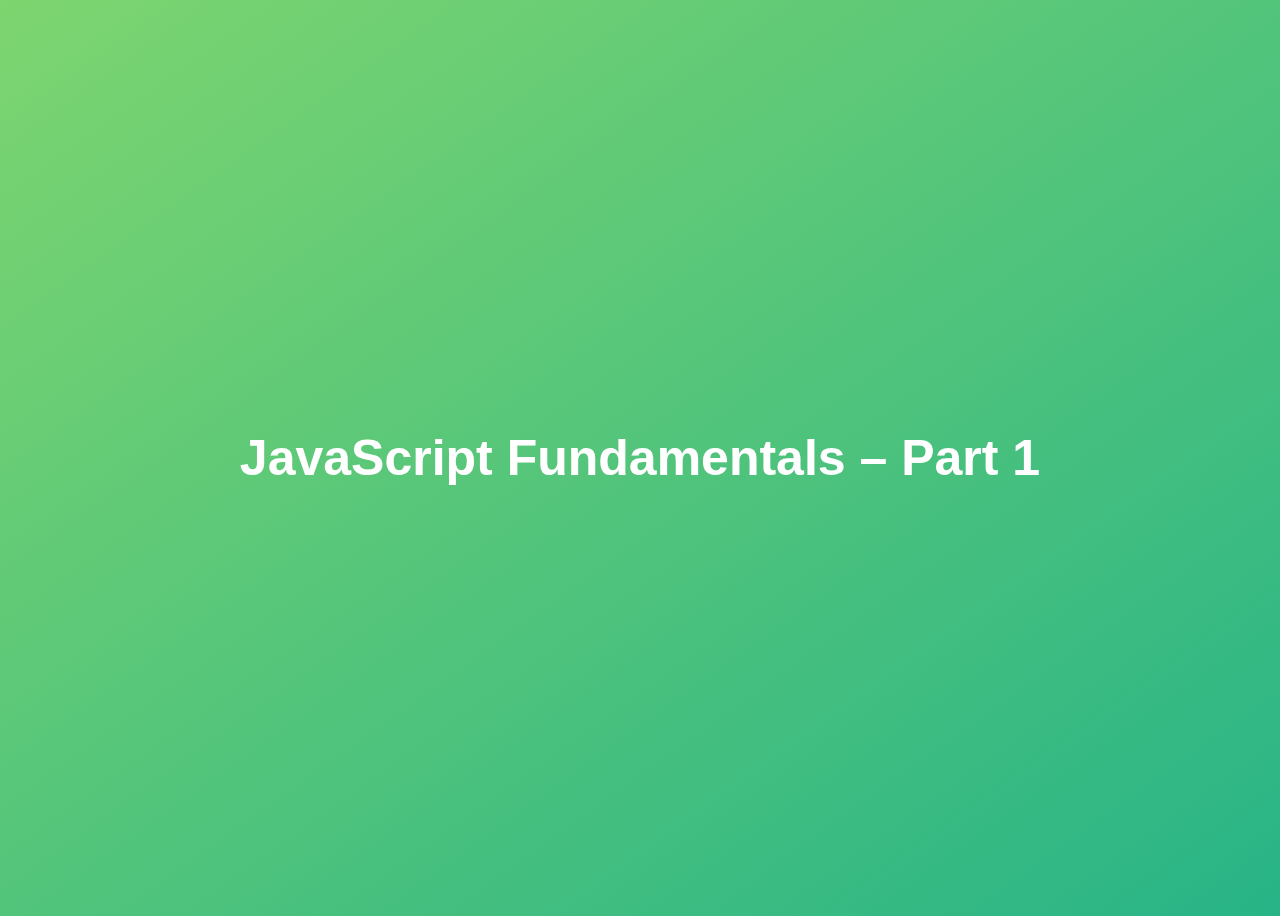
<file: 01-Fundamentals-Part-1/final/index.html>
<!DOCTYPE html>
<html lang="en">
  <head>
    <meta charset="UTF-8" />
    <meta name="viewport" content="width=device-width, initial-scale=1.0" />
    <meta http-equiv="X-UA-Compatible" content="ie=edge" />
    <title>JavaScript Fundamentals – Part 1</title>
    <style>
      body {
        height: 100vh;
        display: flex;
        align-items: center;
        background: linear-gradient(to top left, #28b487, #7dd56f);
      }
      h1 {
        font-family: sans-serif;
        font-size: 50px;
        line-height: 1.3;
        width: 100%;
        padding: 30px;
        text-align: center;
        color: white;
      }
    </style>
  </head>
  <body>
    <h1>JavaScript Fundamentals – Part 1</h1>

    <script src="script.js"></script>
  </body>
</html>
</file>
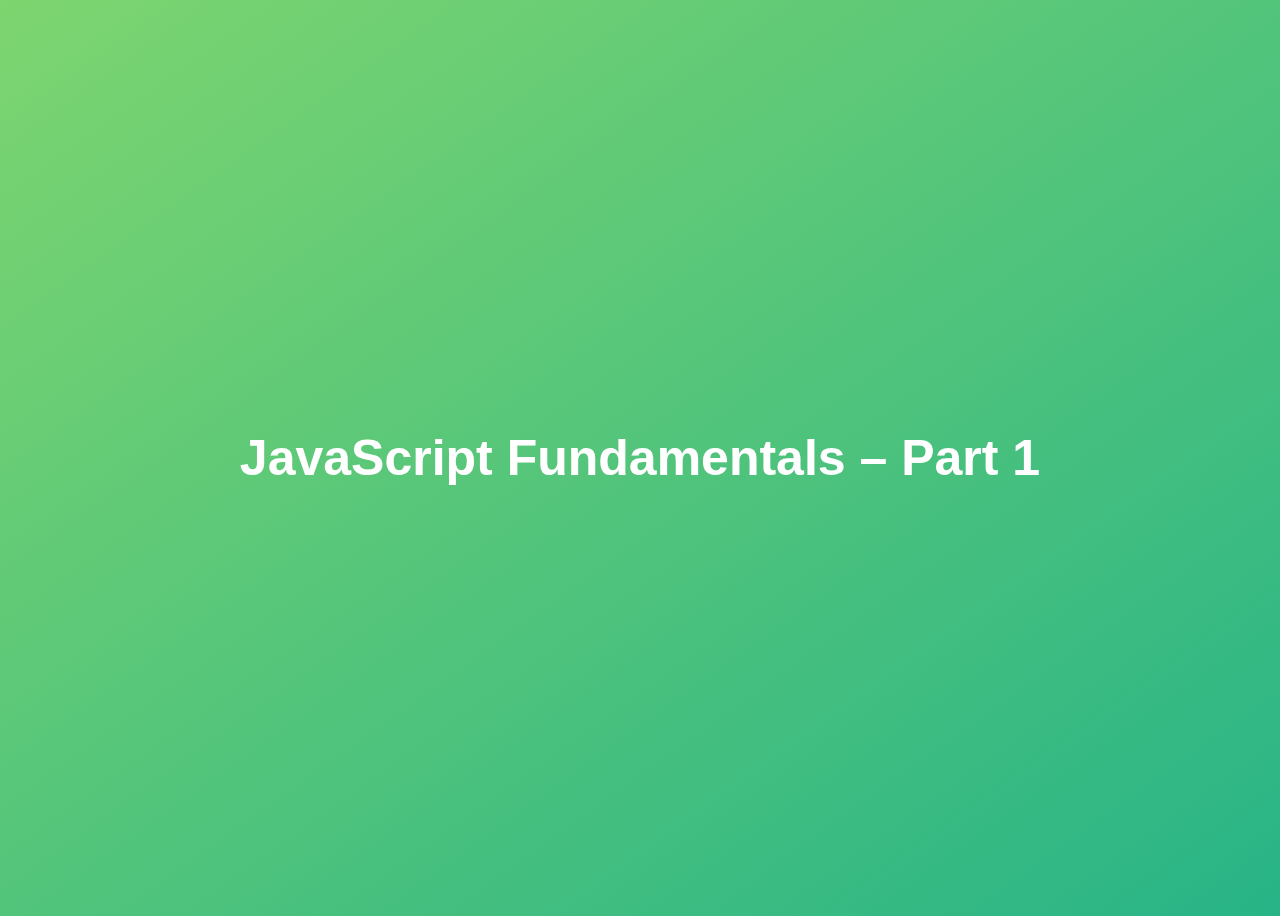
<file: 01-Fundamentals-Part-1/starter/index.html>
<!DOCTYPE html>
<html lang="en">
  <head>
    <meta charset="UTF-8" />
    <meta name="viewport" content="width=device-width, initial-scale=1.0" />
    <meta http-equiv="X-UA-Compatible" content="ie=edge" />
    <title>JavaScript Fundamentals – Part 1</title>
    <style>
      body {
        height: 100vh;
        display: flex;
        align-items: center;
        background: linear-gradient(to top left, #28b487, #7dd56f);
      }
      h1 {
        font-family: sans-serif;
        font-size: 50px;
        line-height: 1.3;
        width: 100%;
        padding: 30px;
        text-align: center;
        color: white;
      }
    </style>
  </head>
  <body>
    <h1>JavaScript Fundamentals – Part 1</h1>
  </body>
  <script src="script.js"></script>
</html>
</file>
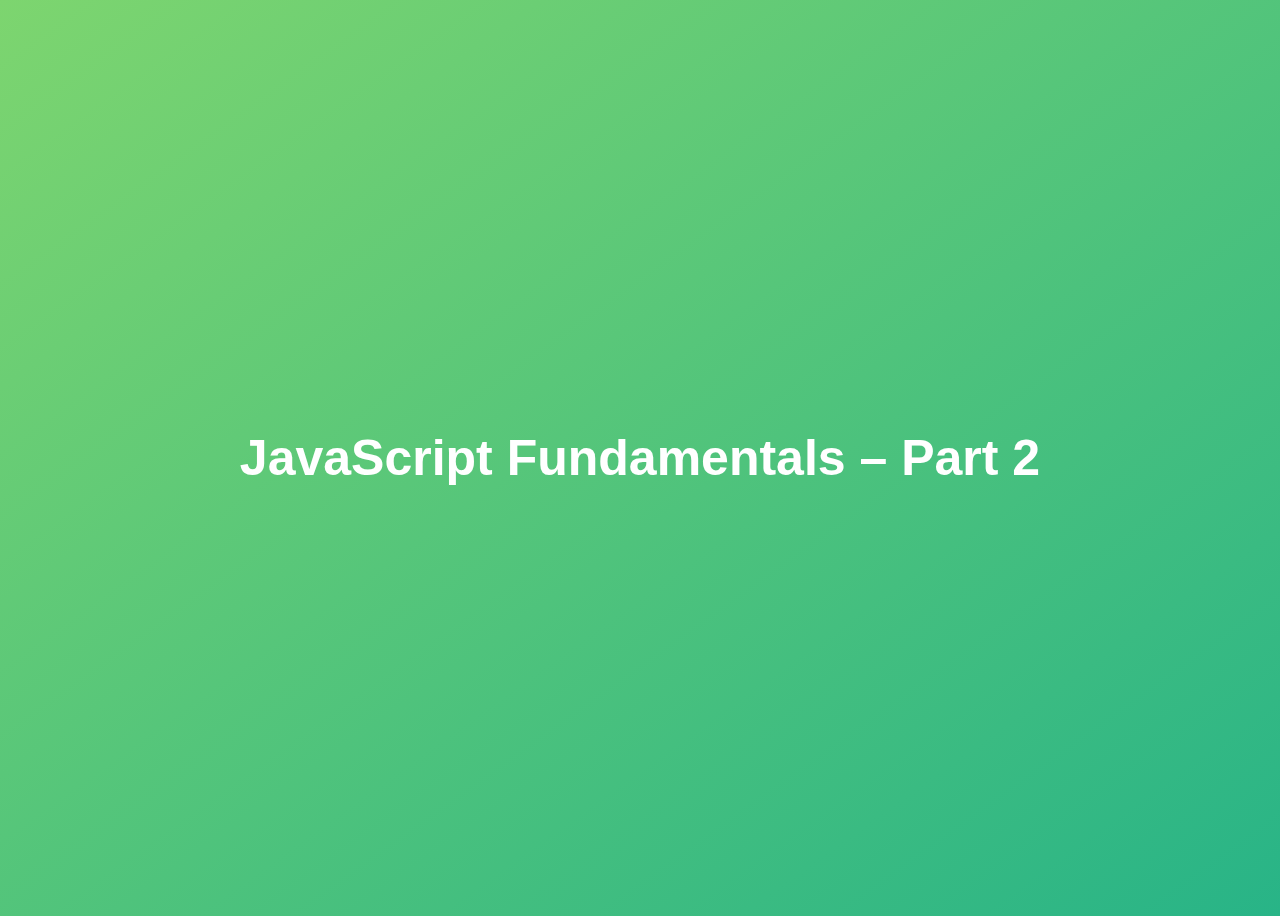
<file: 02-Fundamentals-Part-2/final/index.html>
<!DOCTYPE html>
<html lang="en">
  <head>
    <meta charset="UTF-8" />
    <meta name="viewport" content="width=device-width, initial-scale=1.0" />
    <meta http-equiv="X-UA-Compatible" content="ie=edge" />
    <title>JavaScript Fundamentals – Part 2</title>
    <style>
      body {
        height: 100vh;
        display: flex;
        align-items: center;
        background: linear-gradient(to top left, #28b487, #7dd56f);
      }
      h1 {
        font-family: sans-serif;
        font-size: 50px;
        line-height: 1.3;
        width: 100%;
        padding: 30px;
        text-align: center;
        color: white;
      }
    </style>
  </head>
  <body>
    <h1>JavaScript Fundamentals – Part 2</h1>
    <script src="script.js"></script>
  </body>
</html>
</file>
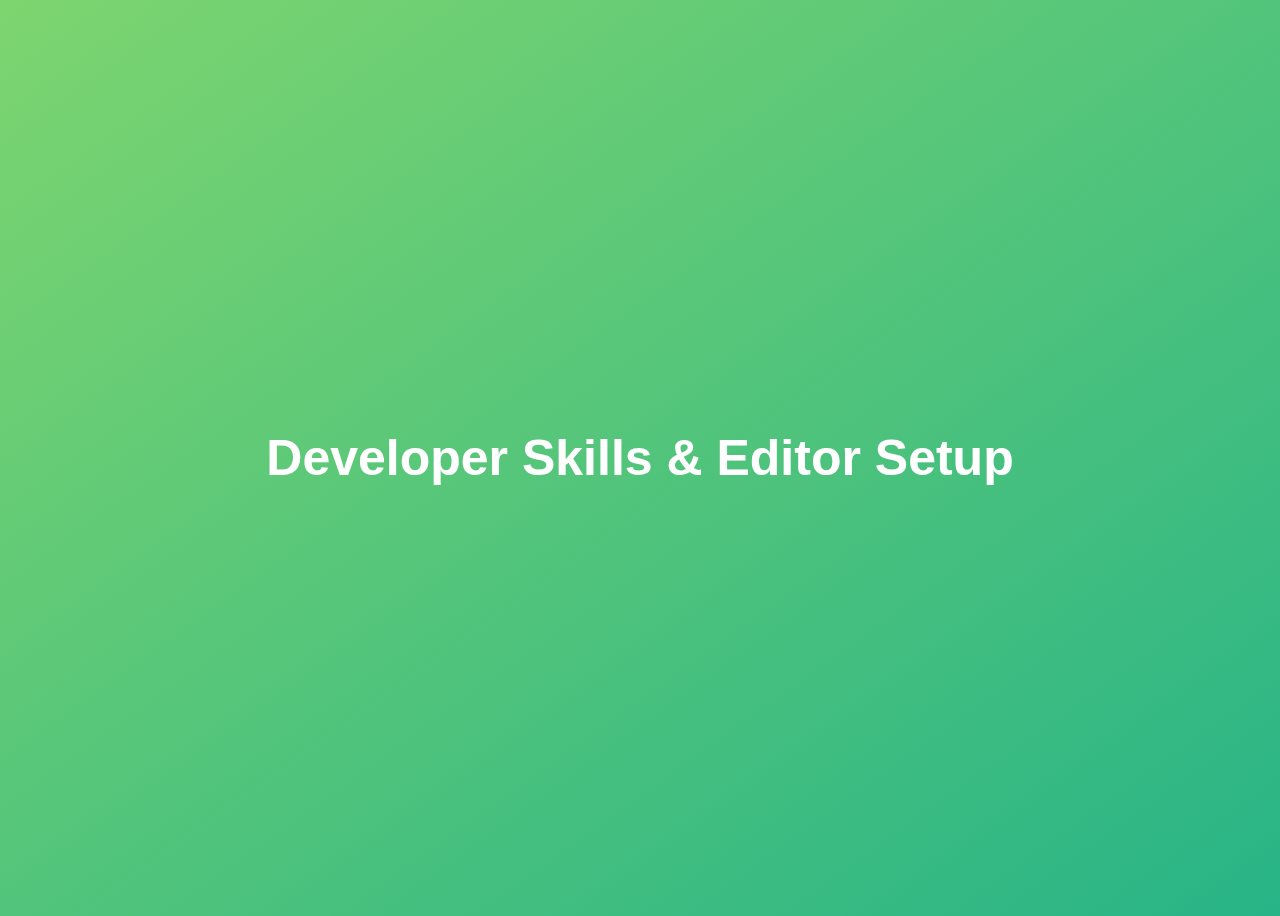
<file: 03-Developer-Skills/final/index.html>
<!DOCTYPE html>
<html lang="en">
  <head>
    <meta charset="UTF-8" />
    <meta name="viewport" content="width=device-width, initial-scale=1.0" />
    <meta http-equiv="X-UA-Compatible" content="ie=edge" />
    <title>Developer Skills & Editor Setup</title>
    <style>
      body {
        height: 100vh;
        display: flex;
        align-items: center;
        background: linear-gradient(to top left, #28b487, #7dd56f);
      }
      h1 {
        font-family: sans-serif;
        font-size: 50px;
        line-height: 1.3;
        width: 100%;
        padding: 30px;
        text-align: center;
        color: white;
      }
    </style>
  </head>
  <body>
    <h1>Developer Skills & Editor Setup</h1>
    <script src="script.js"></script>
  </body>
</html>
</file>
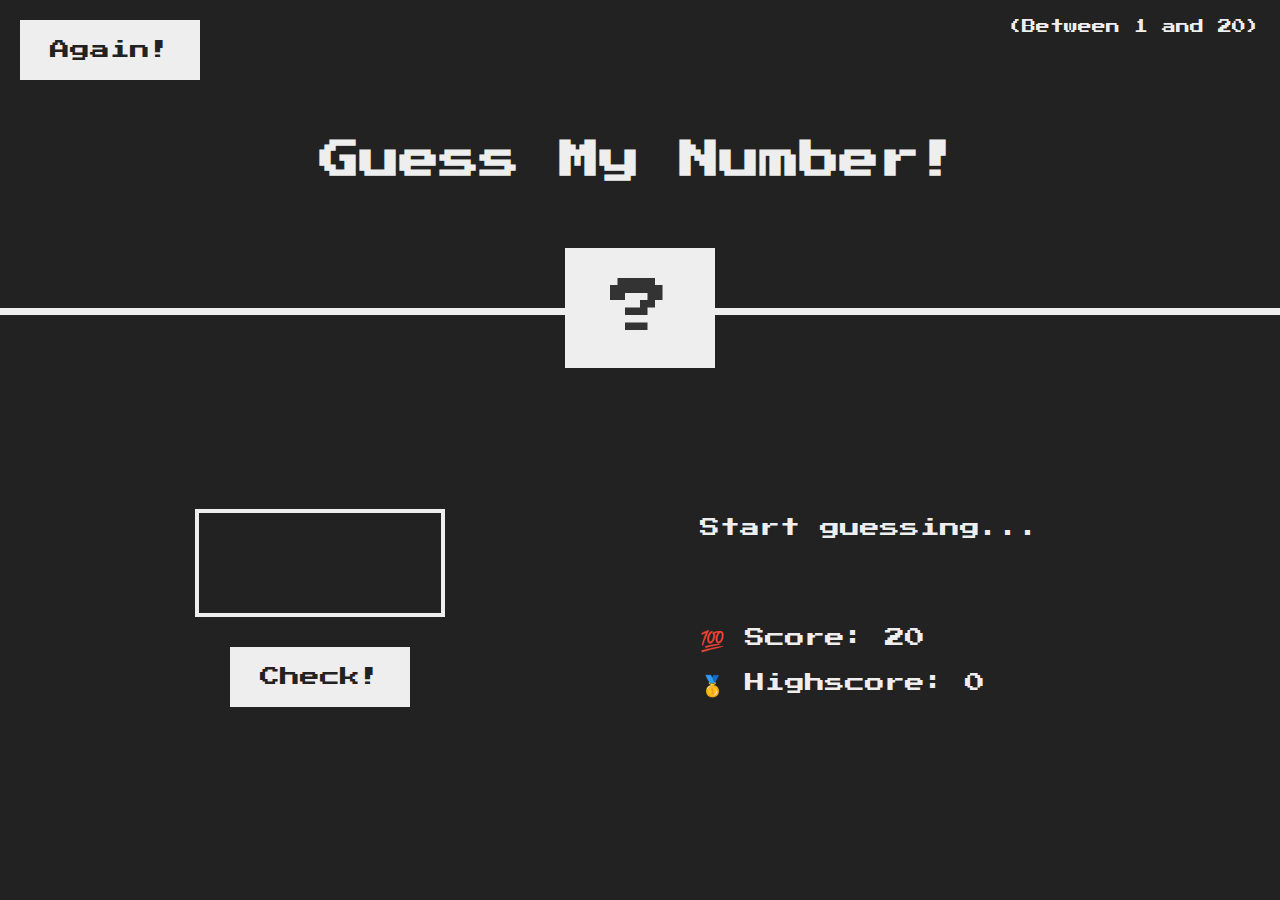
<file: 05-Guess-My-Number/final/index.html>
<!DOCTYPE html>
<html lang="en">
  <head>
    <meta charset="UTF-8" />
    <meta name="viewport" content="width=device-width, initial-scale=1.0" />
    <meta http-equiv="X-UA-Compatible" content="ie=edge" />
    <link rel="stylesheet" href="style.css" />
    <title>Guess My Number!</title>
  </head>
  <body>
    <header>
      <h1>Guess My Number!</h1>
      <p class="between">(Between 1 and 20)</p>
      <button class="btn again">Again!</button>
      <div class="number">?</div>
    </header>
    <main>
      <section class="left">
        <input type="number" class="guess" />
        <button class="btn check">Check!</button>
      </section>
      <section class="right">
        <p class="message">Start guessing...</p>
        <p class="label-score">💯 Score: <span class="score">20</span></p>
        <p class="label-highscore">
          🥇 Highscore: <span class="highscore">0</span>
        </p>
      </section>
    </main>
    <script src="script.js"></script>
  </body>
</html>
</file>
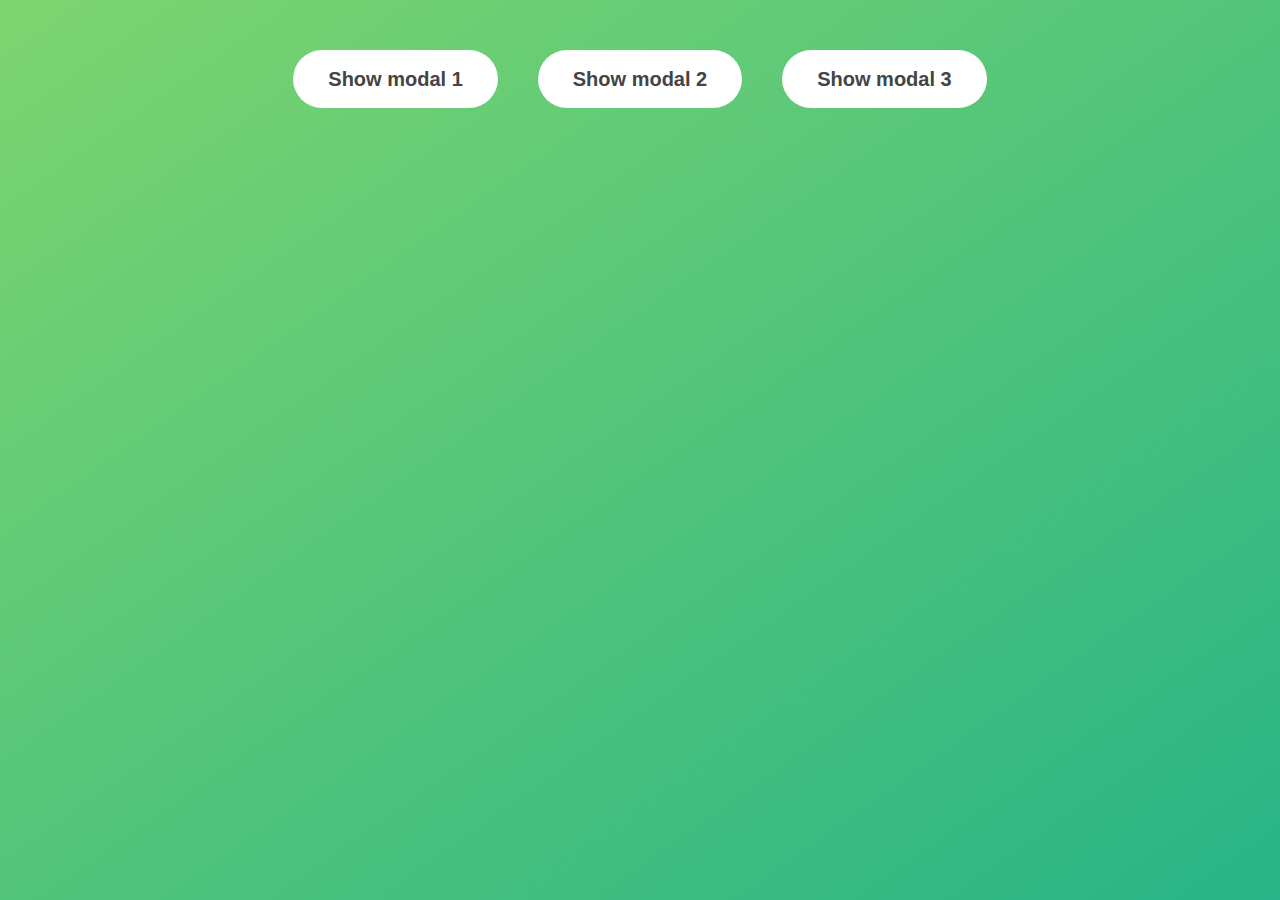
<file: 06-Modal/final/index.html>
<!DOCTYPE html>
<html lang="en">
  <head>
    <meta charset="UTF-8" />
    <meta name="viewport" content="width=device-width, initial-scale=1.0" />
    <meta http-equiv="X-UA-Compatible" content="ie=edge" />
    <link rel="stylesheet" href="style.css" />
    <title>Modal window</title>
  </head>
  <body>
    <button class="show-modal">Show modal 1</button>
    <button class="show-modal">Show modal 2</button>
    <button class="show-modal">Show modal 3</button>

    <div class="modal hidden">
      <button class="close-modal">&times;</button>
      <h1>I'm a modal window 😍</h1>
      <p>
        Lorem ipsum dolor sit amet, consectetur adipisicing elit, sed do eiusmod
        tempor incididunt ut labore et dolore magna aliqua. Ut enim ad minim
        veniam, quis nostrud exercitation ullamco laboris nisi ut aliquip ex ea
        commodo consequat. Duis aute irure dolor in reprehenderit in voluptate
        velit esse cillum dolore eu fugiat nulla pariatur. Excepteur sint
        occaecat cupidatat non proident, sunt in culpa qui officia deserunt
        mollit anim id est laborum.
      </p>
    </div>
    <div class="overlay hidden"></div>

    <script src="script.js"></script>
  </body>
</html>
</file>
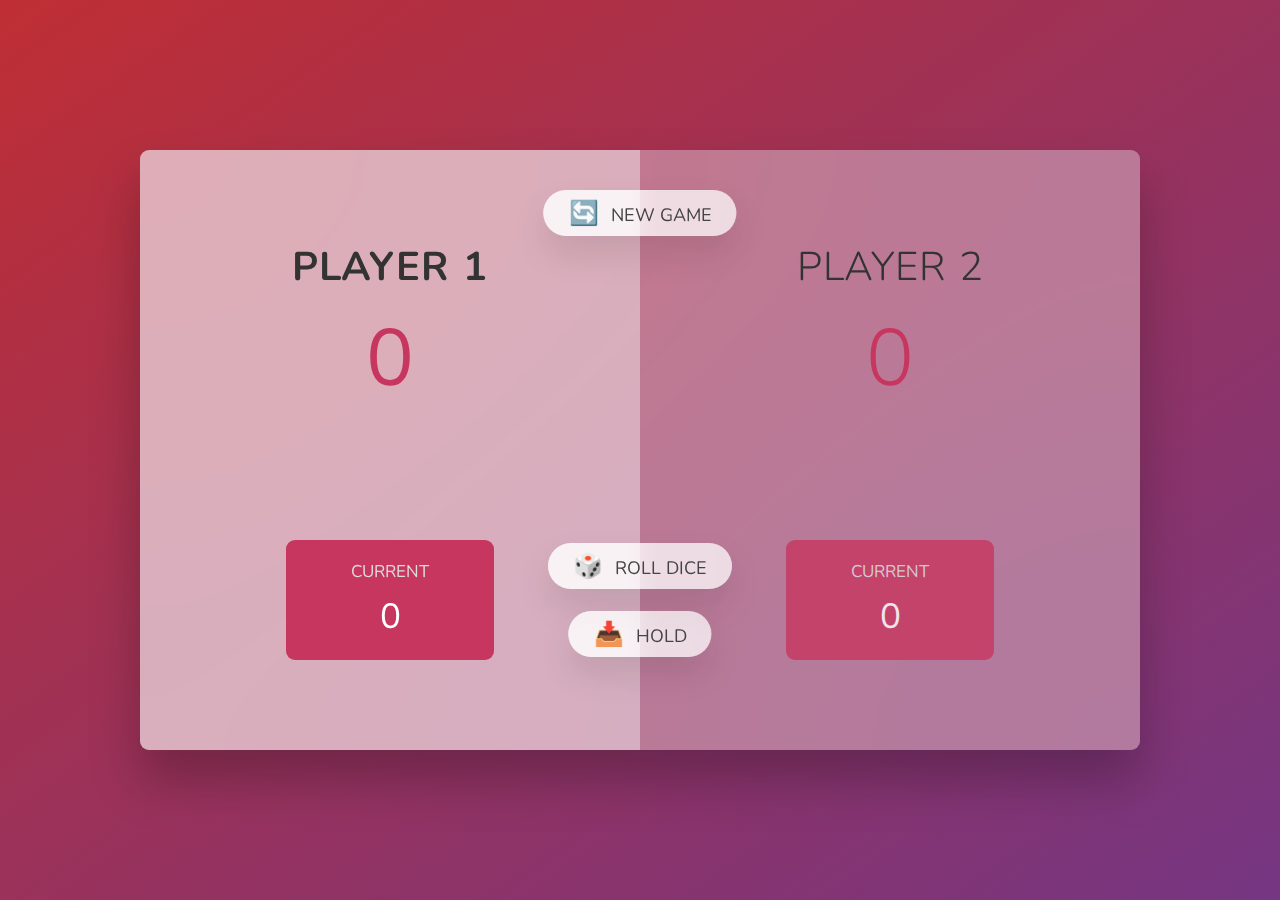
<file: 07-Pig-Game/final/index.html>
<!DOCTYPE html>
<html lang="en">
  <head>
    <meta charset="UTF-8" />
    <meta name="viewport" content="width=device-width, initial-scale=1.0" />
    <meta http-equiv="X-UA-Compatible" content="ie=edge" />
    <link rel="stylesheet" href="style.css" />
    <title>Pig Game</title>
  </head>
  <body>
    <main>
      <section class="player player--0 player--active">
        <h2 class="name" id="name--0">Player 1</h2>
        <p class="score" id="score--0">43</p>
        <div class="current">
          <p class="current-label">Current</p>
          <p class="current-score" id="current--0">0</p>
        </div>
      </section>
      <section class="player player--1">
        <h2 class="name" id="name--1">Player 2</h2>
        <p class="score" id="score--1">24</p>
        <div class="current">
          <p class="current-label">Current</p>
          <p class="current-score" id="current--1">0</p>
        </div>
      </section>

      <img src="dice-5.png" alt="Playing dice" class="dice" />
      <button class="btn btn--new">🔄 New game</button>
      <button class="btn btn--roll">🎲 Roll dice</button>
      <button class="btn btn--hold">📥 Hold</button>
    </main>
    <script src="script.js"></script>
  </body>
</html>
</file>
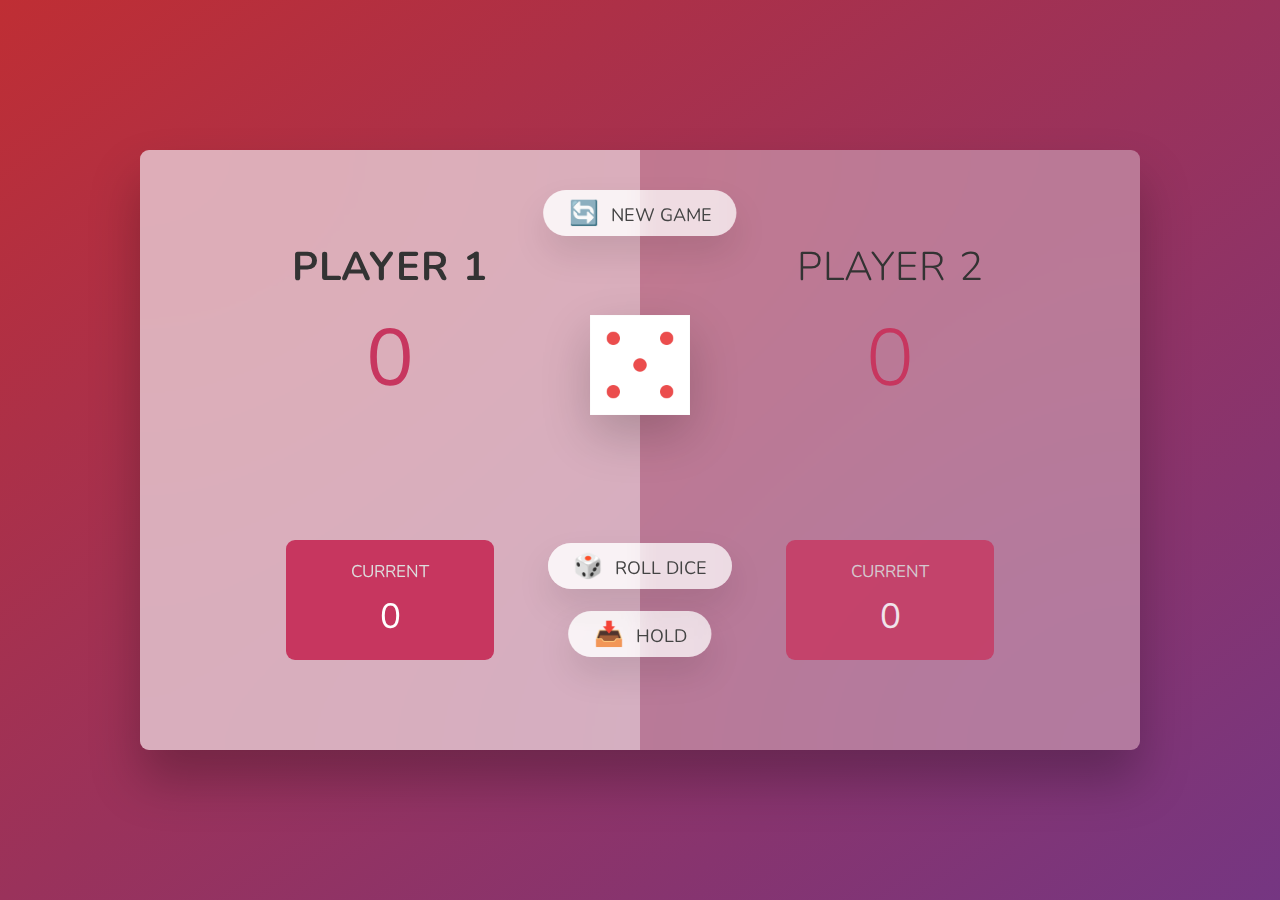
<file: 07-Pig-Game/starter/index.html>
<!DOCTYPE html>
<html lang="en">
  <head>
    <meta charset="UTF-8" />
    <meta name="viewport" content="width=device-width, initial-scale=1.0" />
    <meta http-equiv="X-UA-Compatible" content="ie=edge" />
    <link rel="stylesheet" href="style.css" />
    <title>Pig Game</title>
  </head>
  <body>
    <main>
      <section class="player player--0 player--active">
        <h2 class="name" id="name--0">Player 1</h2>
        <p class="score" id="score--0">43</p>
        <div class="current">
          <p class="current-label">Current</p>
          <p class="current-score" id="current--0">0</p>
        </div>
      </section>
      <section class="player player--1">
        <h2 class="name" id="name--1">Player 2</h2>
        <p class="score" id="score--1">24</p>
        <div class="current">
          <p class="current-label">Current</p>
          <p class="current-score" id="current--1">0</p>
        </div>
      </section>
      <img src="dice-5.png" alt="Playing dice" class="dice" />
      <button class="btn btn--new">🔄 New game</button>
      <button class="btn btn--roll">🎲 Roll dice</button>
      <button class="btn btn--hold">📥 Hold</button>
    </main>
    <script src="script.js"></script>
  </body>
</html>
</file>
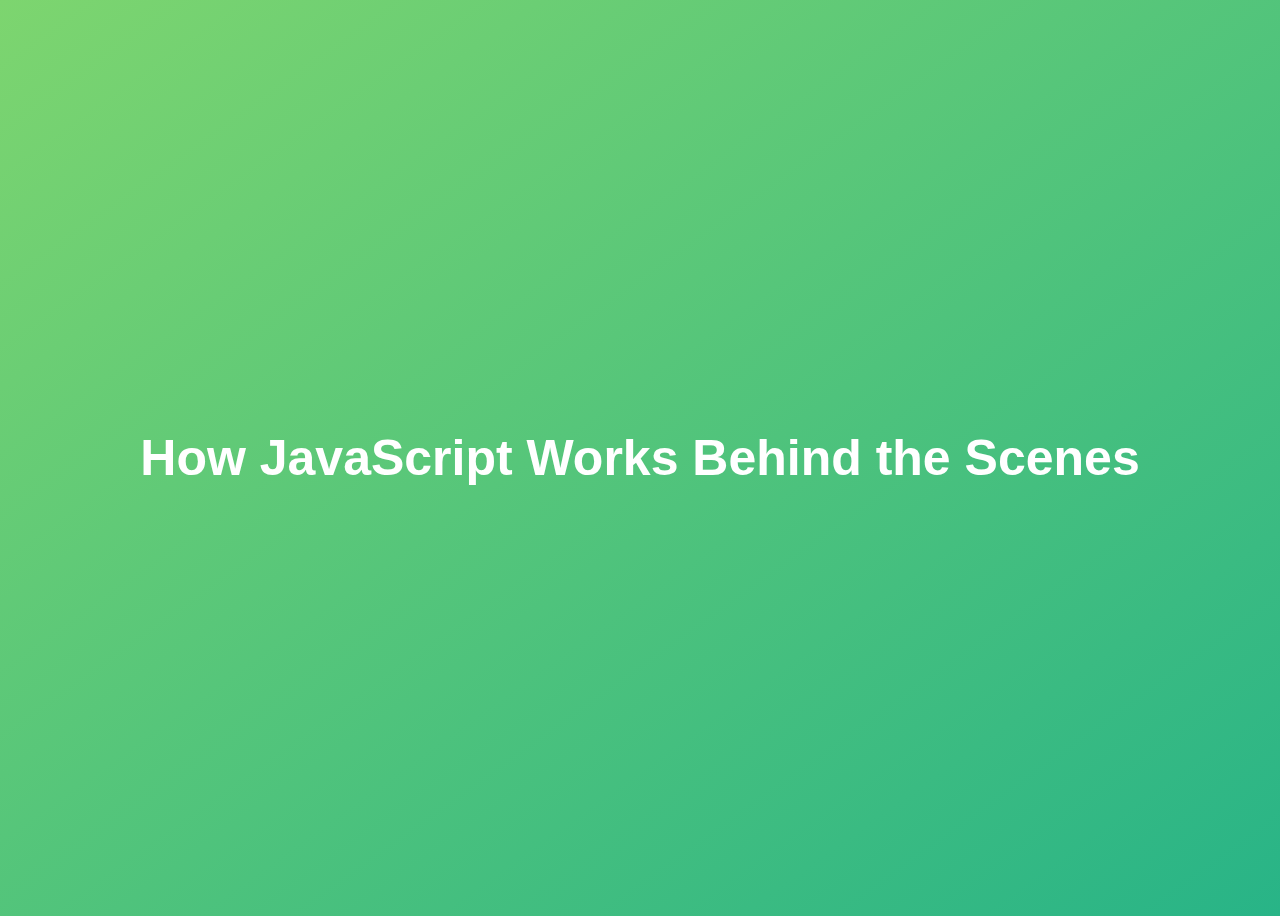
<file: 08-Behind-the-Scenes/final/index.html>
<!DOCTYPE html>
<html lang="en">
  <head>
    <meta charset="UTF-8" />
    <meta name="viewport" content="width=device-width, initial-scale=1.0" />
    <meta http-equiv="X-UA-Compatible" content="ie=edge" />
    <title>How JavaScript Works Behind the Scenes</title>
    <style>
      body {
        height: 100vh;
        display: flex;
        align-items: center;
        background: linear-gradient(to top left, #28b487, #7dd56f);
      }
      h1 {
        font-family: sans-serif;
        font-size: 50px;
        line-height: 1.3;
        width: 100%;
        padding: 30px;
        text-align: center;
        color: white;
      }
    </style>
  </head>
  <body>
    <h1>How JavaScript Works Behind the Scenes</h1>
    <script src="script.js"></script>
  </body>
</html>
</file>
<file: 05-Guess-My-Number/final/style.css>
@import url('https://fonts.googleapis.com/css?family=Press+Start+2P&display=swap');

* {
  margin: 0;
  padding: 0;
  box-sizing: inherit;
}

html {
  font-size: 62.5%;
  box-sizing: border-box;
}

body {
  font-family: 'Press Start 2P', sans-serif;
  color: #eee;
  background-color: #222;
  /* background-color: #60b347; */
}

/* LAYOUT */
header {
  position: relative;
  height: 35vh;
  border-bottom: 7px solid #eee;
}

main {
  height: 65vh;
  color: #eee;
  display: flex;
  align-items: center;
  justify-content: space-around;
}

.left {
  width: 52rem;
  display: flex;
  flex-direction: column;
  align-items: center;
}

.right {
  width: 52rem;
  font-size: 2rem;
}

/* ELEMENTS STYLE */
h1 {
  font-size: 4rem;
  text-align: center;
  position: absolute;
  width: 100%;
  top: 52%;
  left: 50%;
  transform: translate(-50%, -50%);
}

.number {
  background: #eee;
  color: #333;
  font-size: 6rem;
  width: 15rem;
  padding: 3rem 0rem;
  text-align: center;
  position: absolute;
  bottom: 0;
  left: 50%;
  transform: translate(-50%, 50%);
}

.between {
  font-size: 1.4rem;
  position: absolute;
  top: 2rem;
  right: 2rem;
}

.again {
  position: absolute;
  top: 2rem;
  left: 2rem;
}

.guess {
  background: none;
  border: 4px solid #eee;
  font-family: inherit;
  color: inherit;
  font-size: 5rem;
  padding: 2.5rem;
  width: 25rem;
  text-align: center;
  display: block;
  margin-bottom: 3rem;
}

.btn {
  border: none;
  background-color: #eee;
  color: #222;
  font-size: 2rem;
  font-family: inherit;
  padding: 2rem 3rem;
  cursor: pointer;
}

.btn:hover {
  background-color: #ccc;
}

.message {
  margin-bottom: 8rem;
  height: 3rem;
}

.label-score {
  margin-bottom: 2rem;
}
</file>
<file: 06-Modal/final/style.css>
* {
  margin: 0;
  padding: 0;
  box-sizing: inherit;
}

html {
  font-size: 62.5%;
  box-sizing: border-box;
}

body {
  font-family: sans-serif;
  color: #333;
  line-height: 1.5;
  height: 100vh;
  position: relative;
  display: flex;
  align-items: flex-start;
  justify-content: center;
  background: linear-gradient(to top left, #28b487, #7dd56f);
}

.show-modal {
  font-size: 2rem;
  font-weight: 600;
  padding: 1.75rem 3.5rem;
  margin: 5rem 2rem;
  border: none;
  background-color: #fff;
  color: #444;
  border-radius: 10rem;
  cursor: pointer;
}

.close-modal {
  position: absolute;
  top: 1.2rem;
  right: 2rem;
  font-size: 5rem;
  color: #333;
  cursor: pointer;
  border: none;
  background: none;
}

h1 {
  font-size: 2.5rem;
  margin-bottom: 2rem;
}

p {
  font-size: 1.8rem;
}

/* -------------------------- */
/* CLASSES TO MAKE MODAL WORK */
.hidden {
  display: none;
}

.modal {
  position: absolute;
  top: 50%;
  left: 50%;
  transform: translate(-50%, -50%);
  width: 70%;

  background-color: white;
  padding: 6rem;
  border-radius: 5px;
  box-shadow: 0 3rem 5rem rgba(0, 0, 0, 0.3);
  z-index: 10;
}

.overlay {
  position: absolute;
  top: 0;
  left: 0;
  width: 100%;
  height: 100%;
  background-color: rgba(0, 0, 0, 0.6);
  backdrop-filter: blur(3px);
  z-index: 5;
}
</file>
<file: 07-Pig-Game/final/style.css>
@import url('https://fonts.googleapis.com/css2?family=Nunito&display=swap');

* {
  margin: 0;
  padding: 0;
  box-sizing: inherit;
}

html {
  font-size: 62.5%;
  box-sizing: border-box;
}

body {
  font-family: 'Nunito', sans-serif;
  font-weight: 400;
  height: 100vh;
  color: #333;
  background-image: linear-gradient(to top left, #753682 0%, #bf2e34 100%);
  display: flex;
  align-items: center;
  justify-content: center;
}

/* LAYOUT */
main {
  position: relative;
  width: 100rem;
  height: 60rem;
  background-color: rgba(255, 255, 255, 0.35);
  backdrop-filter: blur(200px);
  filter: blur();
  box-shadow: 0 3rem 5rem rgba(0, 0, 0, 0.25);
  border-radius: 9px;
  overflow: hidden;
  display: flex;
}

.player {
  flex: 50%;
  padding: 9rem;
  display: flex;
  flex-direction: column;
  align-items: center;
  transition: all 0.75s;
}

/* ELEMENTS */
.name {
  position: relative;
  font-size: 4rem;
  text-transform: uppercase;
  letter-spacing: 1px;
  word-spacing: 2px;
  font-weight: 300;
  margin-bottom: 1rem;
}

.score {
  font-size: 8rem;
  font-weight: 300;
  color: #c7365f;
  margin-bottom: auto;
}

.player--active {
  background-color: rgba(255, 255, 255, 0.4);
}
.player--active .name {
  font-weight: 700;
}
.player--active .score {
  font-weight: 400;
}

.player--active .current {
  opacity: 1;
}

.current {
  background-color: #c7365f;
  opacity: 0.8;
  border-radius: 9px;
  color: #fff;
  width: 65%;
  padding: 2rem;
  text-align: center;
  transition: all 0.75s;
}

.current-label {
  text-transform: uppercase;
  margin-bottom: 1rem;
  font-size: 1.7rem;
  color: #ddd;
}

.current-score {
  font-size: 3.5rem;
}

/* ABSOLUTE POSITIONED ELEMENTS */
.btn {
  position: absolute;
  left: 50%;
  transform: translateX(-50%);
  color: #444;
  background: none;
  border: none;
  font-family: inherit;
  font-size: 1.8rem;
  text-transform: uppercase;
  cursor: pointer;
  font-weight: 400;
  transition: all 0.2s;

  background-color: white;
  background-color: rgba(255, 255, 255, 0.6);
  backdrop-filter: blur(10px);

  padding: 0.7rem 2.5rem;
  border-radius: 50rem;
  box-shadow: 0 1.75rem 3.5rem rgba(0, 0, 0, 0.1);
}

.btn::first-letter {
  font-size: 2.4rem;
  display: inline-block;
  margin-right: 0.7rem;
}

.btn--new {
  top: 4rem;
}
.btn--roll {
  top: 39.3rem;
}
.btn--hold {
  top: 46.1rem;
}

.btn:active {
  transform: translate(-50%, 3px);
  box-shadow: 0 1rem 2rem rgba(0, 0, 0, 0.15);
}

.btn:focus {
  outline: none;
}

.dice {
  position: absolute;
  left: 50%;
  top: 16.5rem;
  transform: translateX(-50%);
  height: 10rem;
  box-shadow: 0 2rem 5rem rgba(0, 0, 0, 0.2);
}

.player--winner {
  background-color: #2f2f2f;
}

.player--winner .name {
  font-weight: 700;
  color: #c7365f;
}

.hidden {
  display: none;
}
</file>
<file: 07-Pig-Game/starter/style.css>
@import url('https://fonts.googleapis.com/css2?family=Nunito&display=swap');

* {
  margin: 0;
  padding: 0;
  box-sizing: inherit;
}

html {
  font-size: 62.5%;
  box-sizing: border-box;
}

body {
  font-family: 'Nunito', sans-serif;
  font-weight: 400;
  height: 100vh;
  color: #333;
  background-image: linear-gradient(to top left, #753682 0%, #bf2e34 100%);
  display: flex;
  align-items: center;
  justify-content: center;
}

/* LAYOUT */
main {
  position: relative;
  width: 100rem;
  height: 60rem;
  background-color: rgba(255, 255, 255, 0.35);
  backdrop-filter: blur(200px);
  filter: blur();
  box-shadow: 0 3rem 5rem rgba(0, 0, 0, 0.25);
  border-radius: 9px;
  overflow: hidden;
  display: flex;
}

.player {
  flex: 50%;
  padding: 9rem;
  display: flex;
  flex-direction: column;
  align-items: center;
  transition: all 0.75s;
}

/* ELEMENTS */
.name {
  position: relative;
  font-size: 4rem;
  text-transform: uppercase;
  letter-spacing: 1px;
  word-spacing: 2px;
  font-weight: 300;
  margin-bottom: 1rem;
}

.score {
  font-size: 8rem;
  font-weight: 300;
  color: #c7365f;
  margin-bottom: auto;
}

.player--active {
  background-color: rgba(255, 255, 255, 0.4);
}
.player--active .name {
  font-weight: 700;
}
.player--active .score {
  font-weight: 400;
}

.player--active .current {
  opacity: 1;
}

.current {
  background-color: #c7365f;
  opacity: 0.8;
  border-radius: 9px;
  color: #fff;
  width: 65%;
  padding: 2rem;
  text-align: center;
  transition: all 0.75s;
}

.current-label {
  text-transform: uppercase;
  margin-bottom: 1rem;
  font-size: 1.7rem;
  color: #ddd;
}

.current-score {
  font-size: 3.5rem;
}

/* ABSOLUTE POSITIONED ELEMENTS */
.btn {
  position: absolute;
  left: 50%;
  transform: translateX(-50%);
  color: #444;
  background: none;
  border: none;
  font-family: inherit;
  font-size: 1.8rem;
  text-transform: uppercase;
  cursor: pointer;
  font-weight: 400;
  transition: all 0.2s;

  background-color: white;
  background-color: rgba(255, 255, 255, 0.6);
  backdrop-filter: blur(10px);

  padding: 0.7rem 2.5rem;
  border-radius: 50rem;
  box-shadow: 0 1.75rem 3.5rem rgba(0, 0, 0, 0.1);
}

.btn::first-letter {
  font-size: 2.4rem;
  display: inline-block;
  margin-right: 0.7rem;
}

.btn--new {
  top: 4rem;
}
.btn--roll {
  top: 39.3rem;
}
.btn--hold {
  top: 46.1rem;
}

.btn:active {
  transform: translate(-50%, 3px);
  box-shadow: 0 1rem 2rem rgba(0, 0, 0, 0.15);
}

.btn:focus {
  outline: none;
}

.dice {
  position: absolute;
  left: 50%;
  top: 16.5rem;
  transform: translateX(-50%);
  height: 10rem;
  box-shadow: 0 2rem 5rem rgba(0, 0, 0, 0.2);
}

.player--winner {
  background-color: #2f2f2f;
}

.player--winner .name {
  font-weight: 700;
  color: #c7365f;
}

.hidden{
  display: none;
}
</file>
